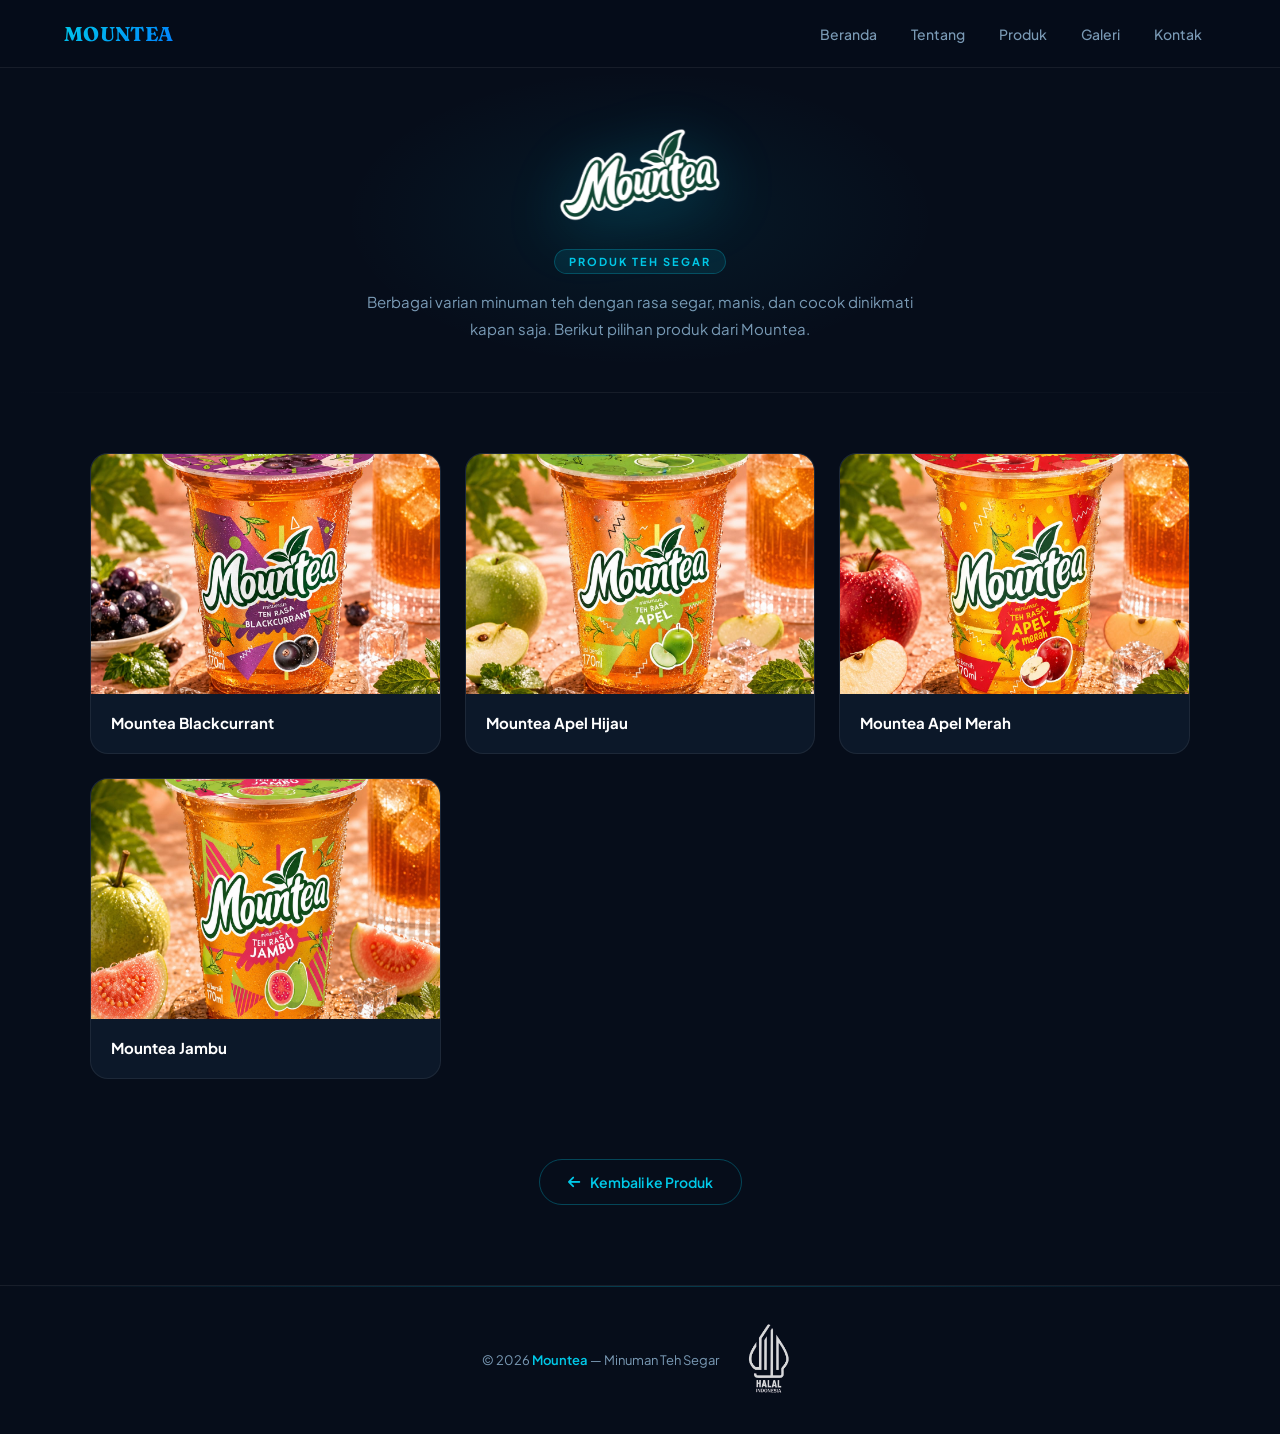
<file: mountea.html>
<!DOCTYPE html>
<html lang="id">
<head>
<meta charset="UTF-8">
<meta name="viewport" content="width=device-width, initial-scale=1.0">
<title>Mountea – PT. Triteguh Manunggalsejati Sidoarjo</title>
<link rel="icon" type="image/png" href="images/logo.png">
<link rel="stylesheet" href="product-style.css">
<link rel="stylesheet" href="https://cdnjs.cloudflare.com/ajax/libs/font-awesome/6.5.1/css/all.min.css">
</head>
<body>

<header>
  <div class="navbar">
    <div class="navbar-brand">MOUNTEA</div>
    <ul>
      <li><a href="index.html#beranda">Beranda</a></li>
      <li><a href="index.html#tentang">Tentang</a></li>
      <li><a href="index.html#produk">Produk</a></li>
      <li><a href="index.html#galeri">Galeri</a></li>
      <li><a href="index.html#kontak">Kontak</a></li>
    </ul>
  </div>
</header>

<div class="page-hero">
  <img src="images/lmountea.png" alt="Logo Mountea" class="product-logo">
  <div class="product-tag">Produk Teh Segar</div>
  <p>Berbagai varian minuman teh dengan rasa segar, manis, dan cocok dinikmati kapan saja. Berikut pilihan produk dari Mountea.</p>
</div>

<div class="divider"></div>

<div class="product-gallery">
  <div class="gallery-grid">

    <div class="product-card">
      <img src="images/mountea1.jpeg" alt="Mountea Blackcurrant">
      <div class="product-card-body">
        <h3>Mountea Blackcurrant</h3>
      </div>
    </div>

    <div class="product-card">
      <img src="images/mountea2.jpeg" alt="Mountea Apel Hijau">
      <div class="product-card-body">
        <h3>Mountea Apel Hijau</h3>
      </div>
    </div>

    <div class="product-card">
      <img src="images/mountea3.jpeg" alt="Mountea Apel Merah">
      <div class="product-card-body">
        <h3>Mountea Apel Merah</h3>
      </div>
    </div>

    <div class="product-card">
      <img src="images/mountea4.jpeg" alt="Mountea Jambu">
      <div class="product-card-body">
        <h3>Mountea Jambu</h3>
      </div>
    </div>

  </div>
</div>

<div class="back-wrap">
  <a href="index.html#produk" class="btn-back">
    <i class="fa-solid fa-arrow-left"></i> Kembali ke Produk
  </a>
</div>

<footer>
  <div class="footer-container">
    <div class="footer-info">
      &copy; 2026 <span>Mountea</span> &mdash; Minuman Teh Segar
    </div>
    <div>
      <img src="images/halal.png" alt="Logo Halal Indonesia" class="halal-logo-footer">
    </div>
  </div>
</footer>

</body>
</html>
</file>
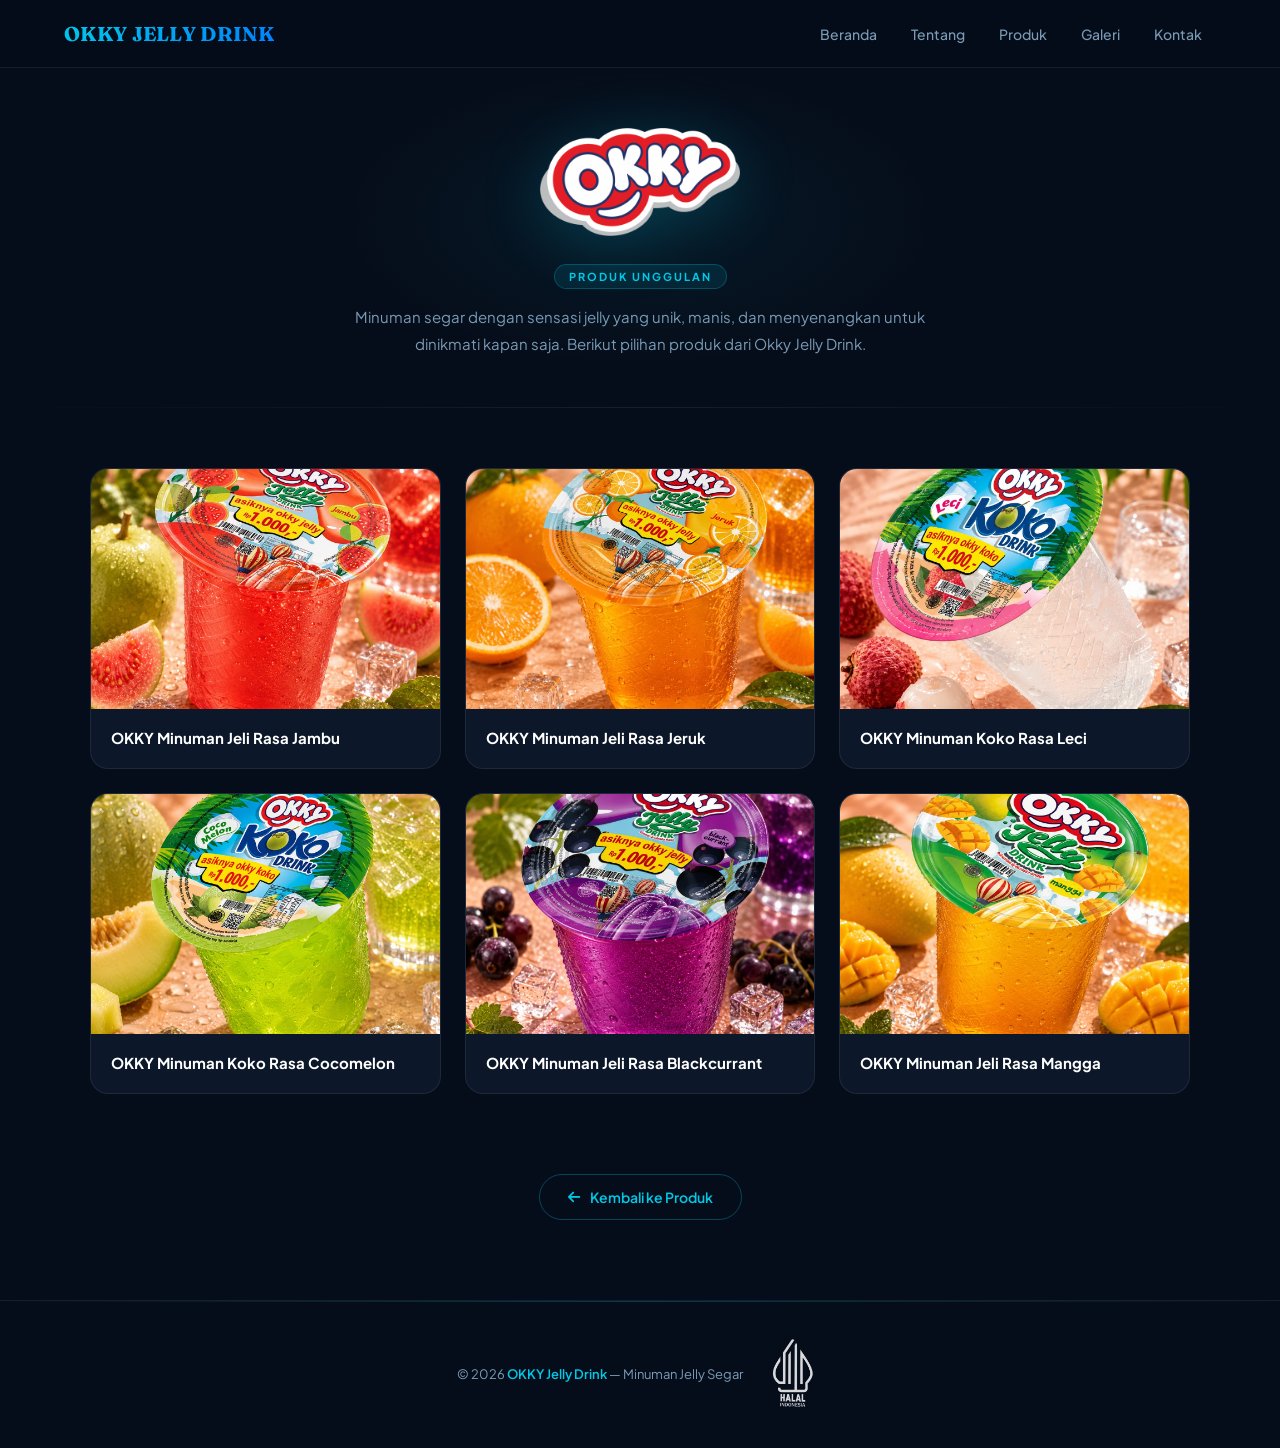
<file: okky.html>
<!DOCTYPE html>
<html lang="id">
<head>
<meta charset="UTF-8">
<meta name="viewport" content="width=device-width, initial-scale=1.0">
<title>Okky Jelly Drink – PT. Triteguh Manunggalsejati Sidoarjo</title>
<link rel="icon" type="image/png" href="images/logo.png">
<link rel="stylesheet" href="product-style.css">
<link rel="stylesheet" href="https://cdnjs.cloudflare.com/ajax/libs/font-awesome/6.5.1/css/all.min.css">
</head>
<body>

<header>
  <div class="navbar">
    <div class="navbar-brand">OKKY JELLY DRINK</div>
    <ul>
      <li><a href="index.html#beranda">Beranda</a></li>
      <li><a href="index.html#tentang">Tentang</a></li>
      <li><a href="index.html#produk">Produk</a></li>
      <li><a href="index.html#galeri">Galeri</a></li>
      <li><a href="index.html#kontak">Kontak</a></li>
    </ul>
  </div>
</header>

<div class="page-hero">
  <img src="images/lokky.png" alt="Logo Okky" class="product-logo">
  <div class="product-tag">Produk Unggulan</div>
  <p>Minuman segar dengan sensasi jelly yang unik, manis, dan menyenangkan untuk dinikmati kapan saja. Berikut pilihan produk dari Okky Jelly Drink.</p>
</div>

<div class="divider"></div>

<div class="product-gallery">
  <div class="gallery-grid">

    <div class="product-card">
      <img src="images/okky1.jpeg" alt="OKKY Rasa Jambu">
      <div class="product-card-body">
        <h3>OKKY Minuman Jeli Rasa Jambu</h3>
      </div>
    </div>

    <div class="product-card">
      <img src="images/okky2.jpeg" alt="OKKY Rasa Jeruk">
      <div class="product-card-body">
        <h3>OKKY Minuman Jeli Rasa Jeruk</h3>
      </div>
    </div>

    <div class="product-card">
      <img src="images/okky3.jpeg" alt="OKKY Koko Rasa Leci">
      <div class="product-card-body">
        <h3>OKKY Minuman Koko Rasa Leci</h3>
      </div>
    </div>

    <div class="product-card">
      <img src="images/okky4.jpeg" alt="OKKY Koko Rasa Cocomelon">
      <div class="product-card-body">
        <h3>OKKY Minuman Koko Rasa Cocomelon</h3>
      </div>
    </div>

    <div class="product-card">
      <img src="images/okky5.jpeg" alt="OKKY Rasa Blackcurrant">
      <div class="product-card-body">
        <h3>OKKY Minuman Jeli Rasa Blackcurrant</h3>
      </div>
    </div>

    <div class="product-card">
      <img src="images/okky6.jpeg" alt="OKKY Rasa Mangga">
      <div class="product-card-body">
        <h3>OKKY Minuman Jeli Rasa Mangga</h3>
      </div>
    </div>

  </div>
</div>

<div class="back-wrap">
  <a href="index.html#produk" class="btn-back">
    <i class="fa-solid fa-arrow-left"></i> Kembali ke Produk
  </a>
</div>

<footer>
  <div class="footer-container">
    <div class="footer-info">
      &copy; 2026 <span>OKKY Jelly Drink</span> &mdash; Minuman Jelly Segar
    </div>
    <div>
      <img src="images/halal.png" alt="Logo Halal Indonesia" class="halal-logo-footer">
    </div>
  </div>
</footer>

</body>
</html>
</file>
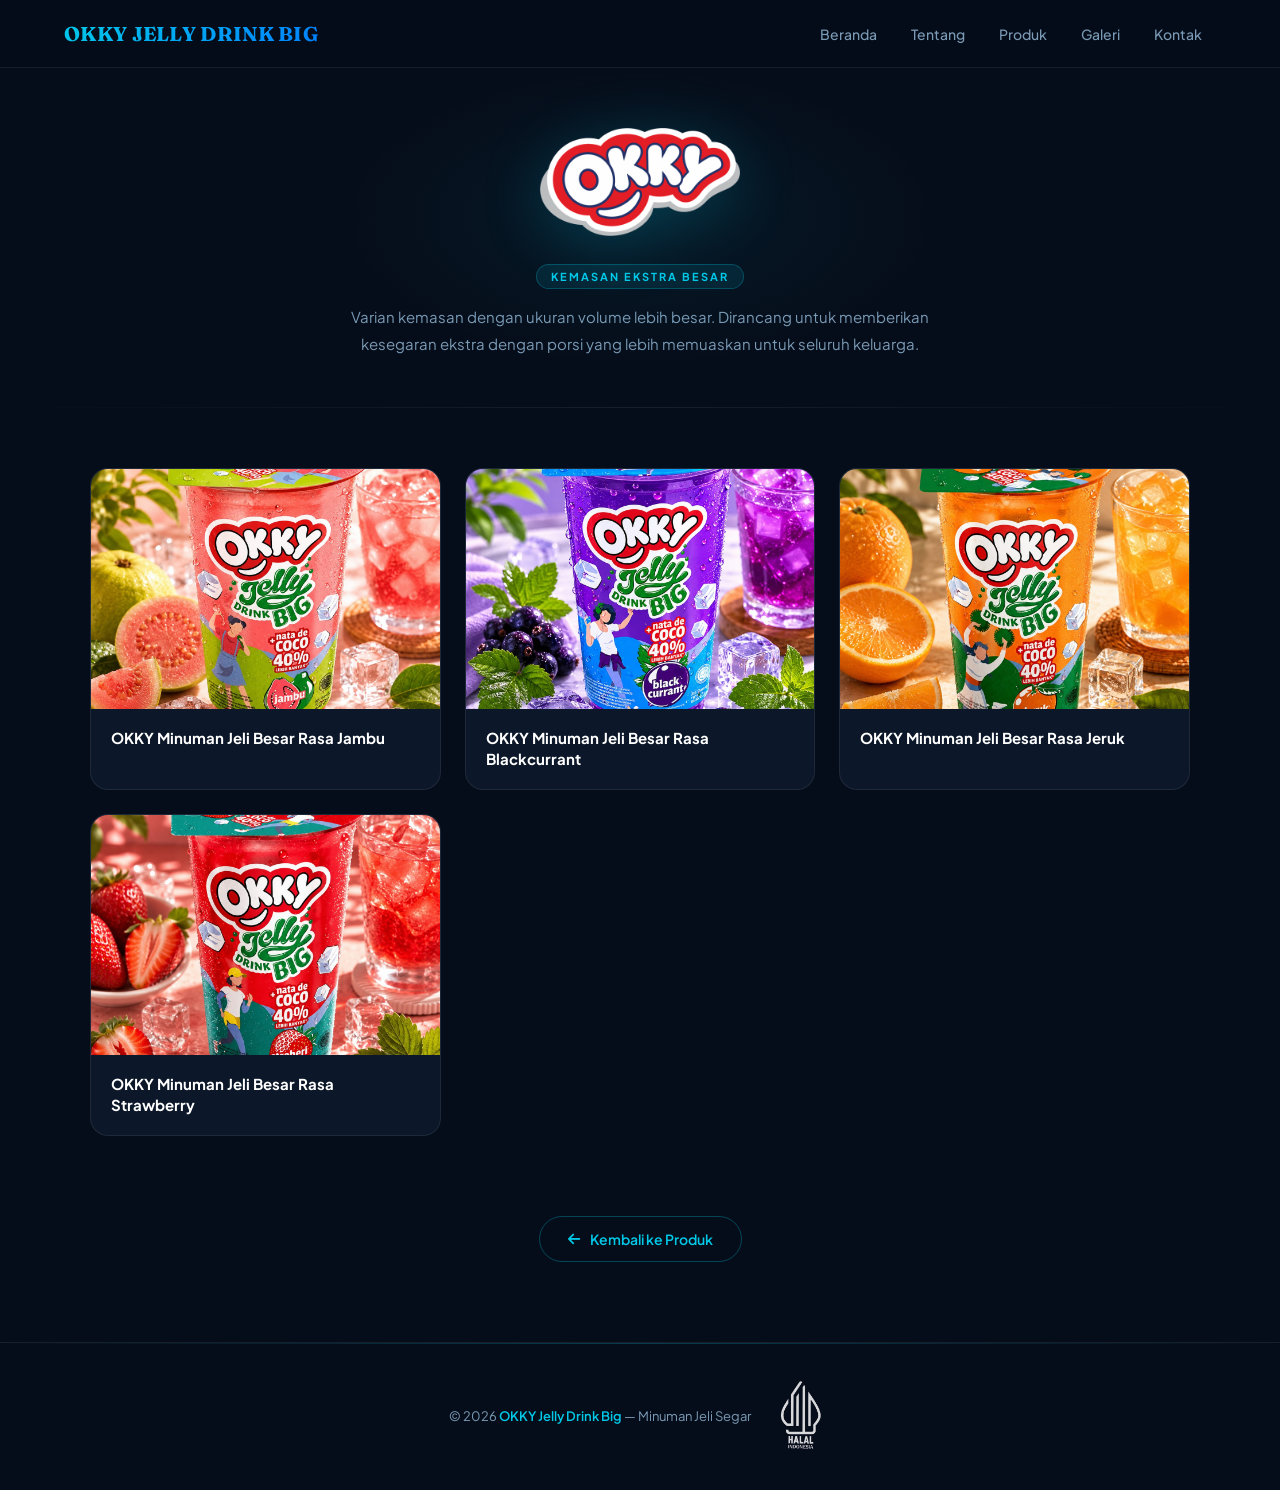
<file: okkybig.html>
<!DOCTYPE html>
<html lang="id">
<head>
<meta charset="UTF-8">
<meta name="viewport" content="width=device-width, initial-scale=1.0">
<title>Okky Jelly Drink Big – PT. Triteguh Manunggalsejati Sidoarjo</title>
<link rel="icon" type="image/png" href="images/logo.png">
<link rel="stylesheet" href="product-style.css">
<link rel="stylesheet" href="https://cdnjs.cloudflare.com/ajax/libs/font-awesome/6.5.1/css/all.min.css">
</head>
<body>

<header>
  <div class="navbar">
    <div class="navbar-brand">OKKY JELLY DRINK BIG</div>
    <ul>
      <li><a href="index.html#beranda">Beranda</a></li>
      <li><a href="index.html#tentang">Tentang</a></li>
      <li><a href="index.html#produk">Produk</a></li>
      <li><a href="index.html#galeri">Galeri</a></li>
      <li><a href="index.html#kontak">Kontak</a></li>
    </ul>
  </div>
</header>

<div class="page-hero">
  <img src="images/lokky.png" alt="Logo Okky Big" class="product-logo">
  <div class="product-tag">Kemasan Ekstra Besar</div>
  <p>Varian kemasan dengan ukuran volume lebih besar. Dirancang untuk memberikan kesegaran ekstra dengan porsi yang lebih memuaskan untuk seluruh keluarga.</p>
</div>

<div class="divider"></div>

<div class="product-gallery">
  <div class="gallery-grid">

    <div class="product-card">
      <img src="images/big1.jpeg" alt="OKKY BIG Rasa Jambu">
      <div class="product-card-body">
        <h3>OKKY Minuman Jeli Besar Rasa Jambu</h3>
      </div>
    </div>

    <div class="product-card">
      <img src="images/big2.jpeg" alt="OKKY BIG Rasa Blackcurrant">
      <div class="product-card-body">
        <h3>OKKY Minuman Jeli Besar Rasa Blackcurrant</h3>
      </div>
    </div>

    <div class="product-card">
      <img src="images/big3.jpeg" alt="OKKY BIG Rasa Jeruk">
      <div class="product-card-body">
        <h3>OKKY Minuman Jeli Besar Rasa Jeruk</h3>
      </div>
    </div>

    <div class="product-card">
      <img src="images/big4.jpeg" alt="OKKY BIG Rasa Strawberry">
      <div class="product-card-body">
        <h3>OKKY Minuman Jeli Besar Rasa Strawberry</h3>
      </div>
    </div>

  </div>
</div>

<div class="back-wrap">
  <a href="index.html#produk" class="btn-back">
    <i class="fa-solid fa-arrow-left"></i> Kembali ke Produk
  </a>
</div>

<footer>
  <div class="footer-container">
    <div class="footer-info">
      &copy; 2026 <span>OKKY Jelly Drink Big</span> &mdash; Minuman Jeli Segar
    </div>
    <div>
      <img src="images/halal.png" alt="Logo Halal Indonesia" class="halal-logo-footer">
    </div>
  </div>
</footer>

</body>
</html>
</file>
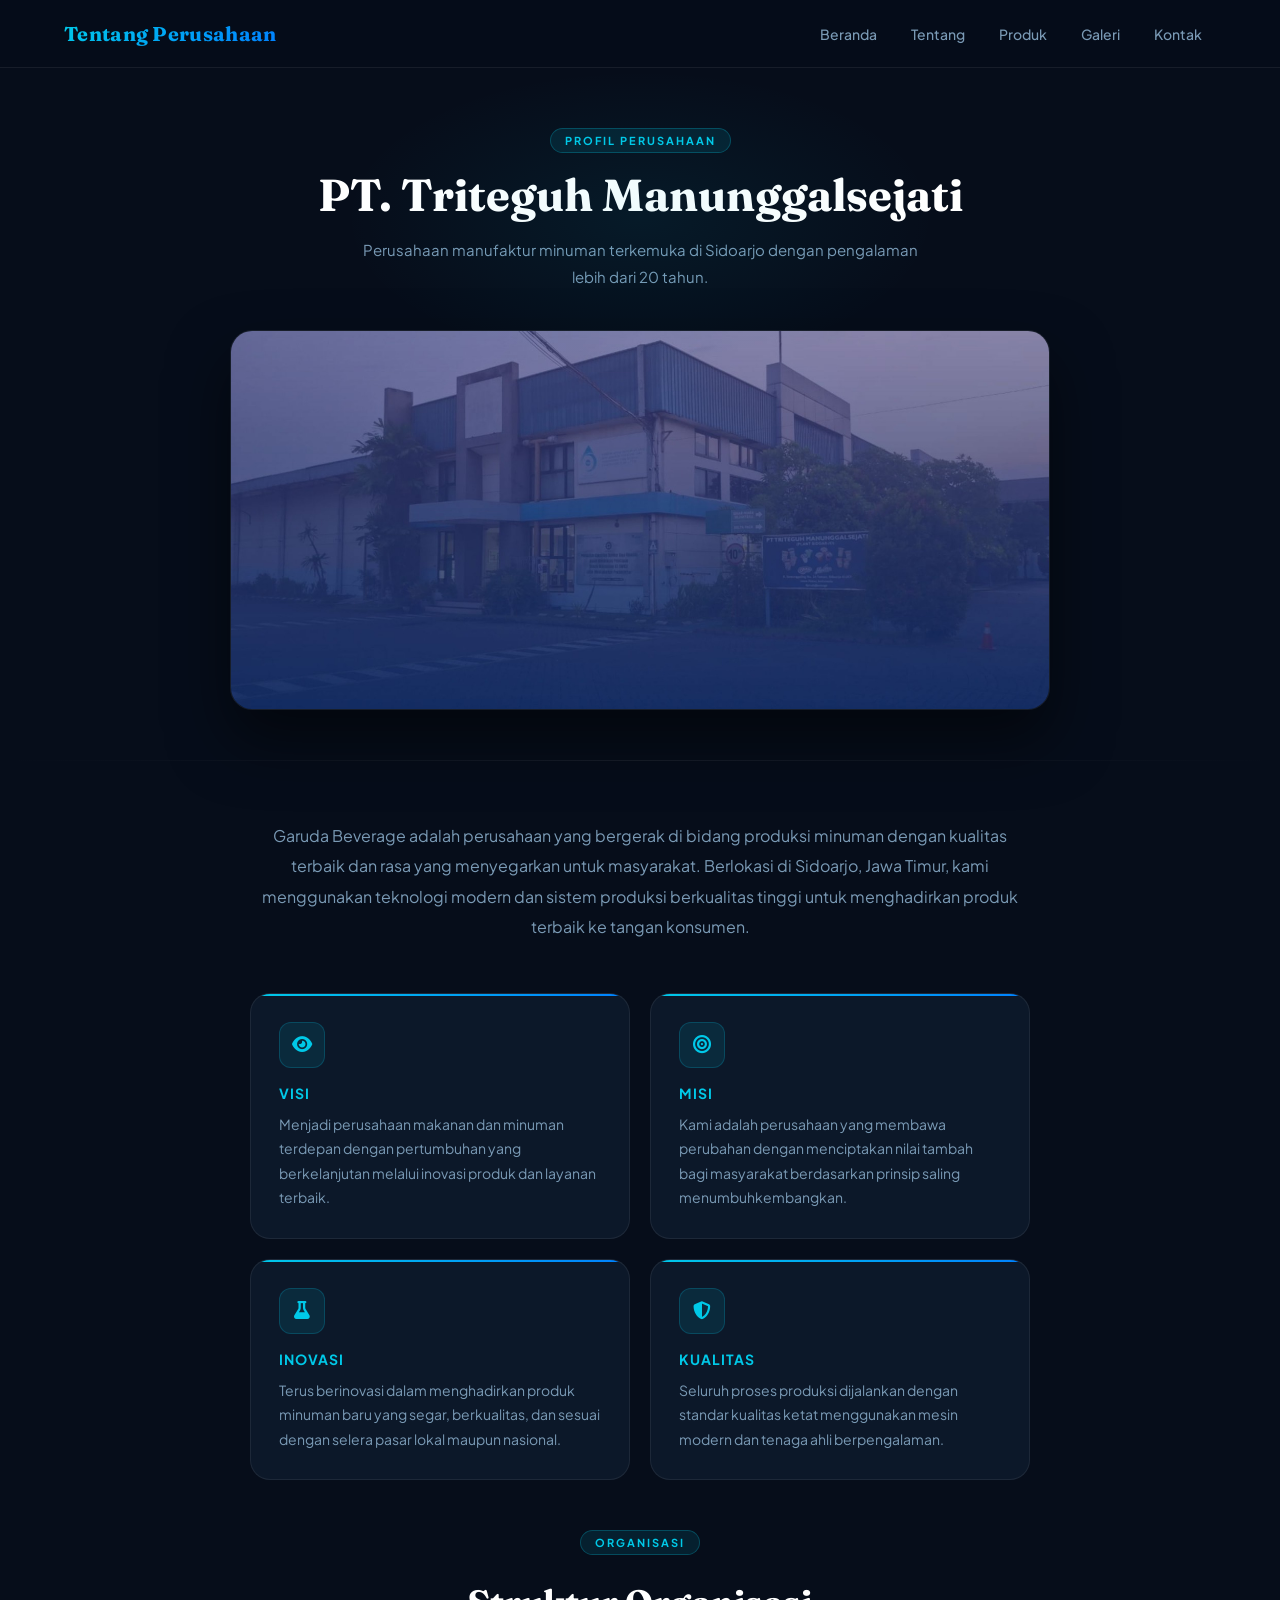
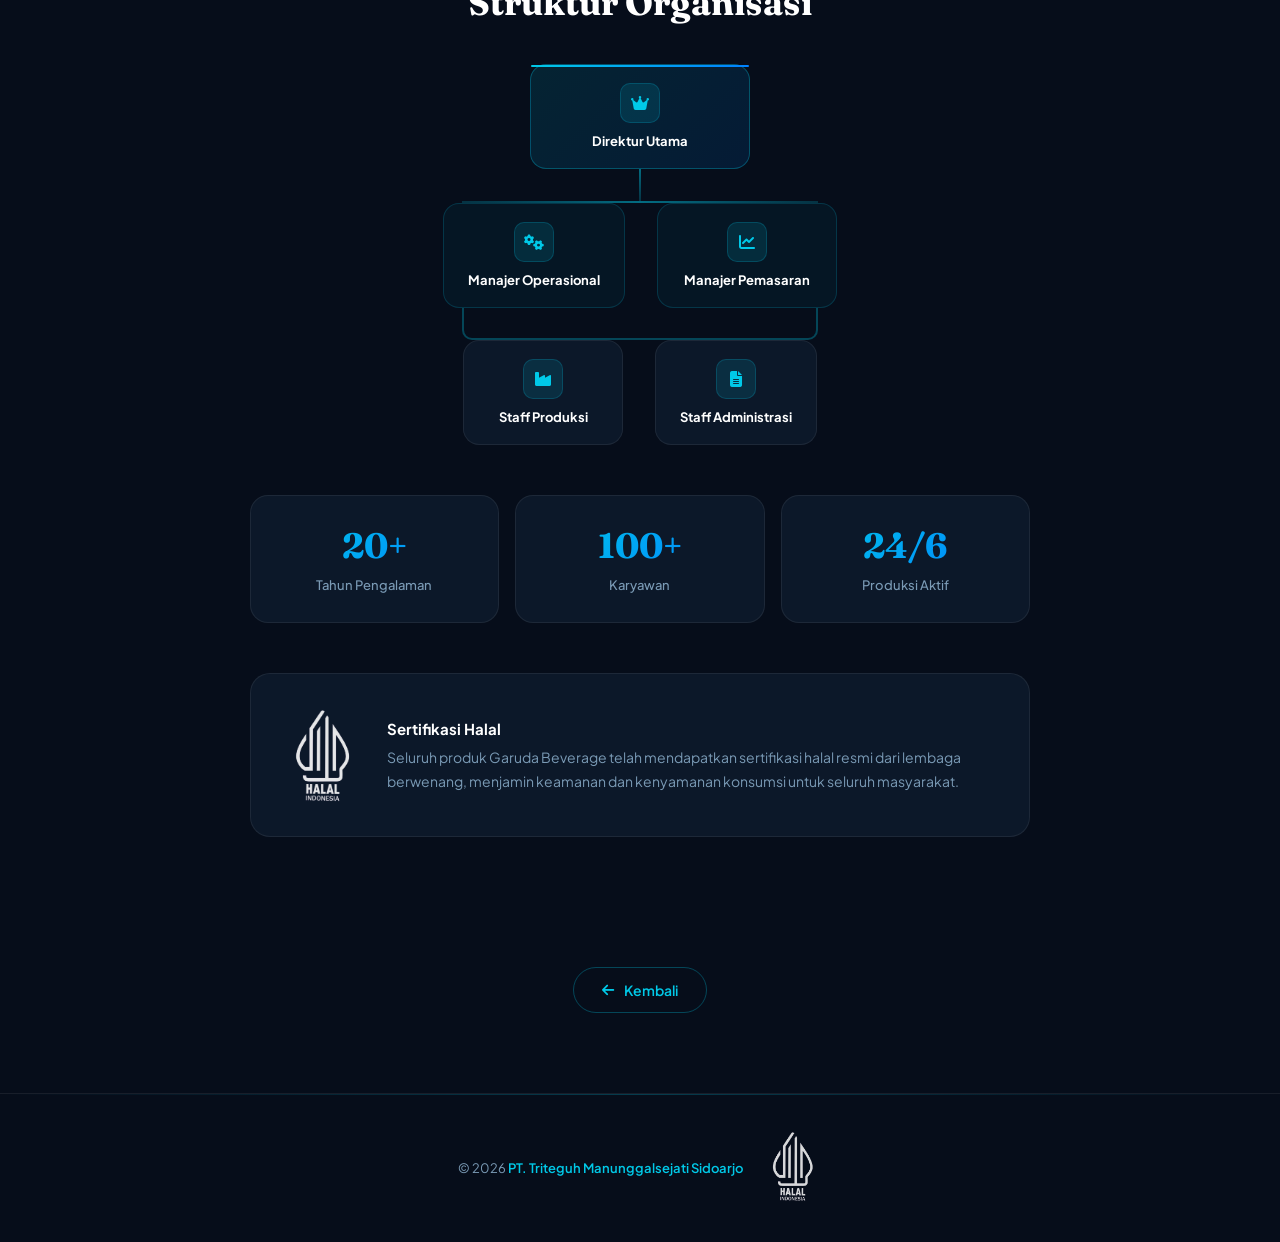
<file: tentang.html>
<!DOCTYPE html>
<html lang="id">
<head>
<meta charset="UTF-8">
<meta name="viewport" content="width=device-width, initial-scale=1.0">
<title>Tentang Perusahaan – PT. Triteguh Manunggalsejati Sidoarjo</title>
<link rel="icon" type="image/png" href="images/logo.png">
<link rel="stylesheet" href="product-style.css">
<link rel="stylesheet" href="https://cdnjs.cloudflare.com/ajax/libs/font-awesome/6.5.1/css/all.min.css">
<style>
  .about-hero {
    padding: 60px 7% 0;
    text-align: center;
    position: relative;
  }
  .about-hero::before {
    content: '';
    position: absolute;
    top: 0; left: 50%;
    transform: translateX(-50%);
    width: 600px; height: 300px;
    background: radial-gradient(ellipse, rgba(0,201,232,0.07) 0%, transparent 70%);
    pointer-events: none;
  }
  .about-hero-img {
    width: 100%;
    max-width: 820px;
    height: 380px;
    object-fit: cover;
    border-radius: 22px;
    margin: 0 auto 50px;
    display: block;
    border: 1px solid var(--border);
    box-shadow: 0 30px 60px rgba(0,0,0,0.5);
  }
  .about-body {
    padding: 0 7% 80px;
    max-width: 960px;
    margin: 0 auto;
  }
  .about-intro {
    color: var(--muted);
    font-size: 16px;
    line-height: 1.9;
    margin-bottom: 50px;
    text-align: center;
  }
  .about-grid {
    display: grid;
    grid-template-columns: 1fr 1fr;
    gap: 20px;
    margin-bottom: 50px;
  }
  .about-card {
    background: var(--bg2);
    border: 1px solid var(--border);
    border-radius: 20px;
    padding: 28px;
    position: relative;
    overflow: hidden;
    transition: 0.3s;
  }
  .about-card::before {
    content: '';
    position: absolute;
    top: 0; left: 0; right: 0;
    height: 2px;
    background: linear-gradient(90deg, var(--accent), var(--accent2));
  }
  .about-card:hover {
    border-color: rgba(0,201,232,0.2);
    transform: translateY(-4px);
  }
  .about-card-icon {
    width: 46px; height: 46px;
    background: rgba(0,201,232,0.1);
    border: 1px solid rgba(0,201,232,0.2);
    border-radius: 12px;
    display: flex;
    align-items: center;
    justify-content: center;
    color: var(--accent);
    font-size: 18px;
    margin-bottom: 16px;
  }
  .about-card h3 {
    font-size: 14px;
    font-weight: 700;
    letter-spacing: 1px;
    text-transform: uppercase;
    color: var(--accent);
    margin-bottom: 10px;
  }
  .about-card p {
    color: var(--muted);
    font-size: 14px;
    line-height: 1.75;
  }
  .stats-row {
    display: grid;
    grid-template-columns: repeat(3, 1fr);
    gap: 16px;
    margin-bottom: 50px;
  }
  .stat-box {
    background: var(--bg2);
    border: 1px solid var(--border);
    border-radius: 18px;
    padding: 28px 20px;
    text-align: center;
    transition: 0.35s;
  }
  .stat-box:hover {
    border-color: rgba(0,201,232,0.25);
    transform: translateY(-6px);
    box-shadow: 0 20px 40px rgba(0,201,232,0.08);
  }
  .stat-box h3 {
    font-family: 'Fraunces', serif;
    font-size: 2.2rem;
    font-weight: 700;
    background: linear-gradient(135deg, var(--accent), var(--accent2));
    -webkit-background-clip: text;
    -webkit-text-fill-color: transparent;
    background-clip: text;
    margin-bottom: 6px;
  }
  .stat-box span {
    font-size: 13px;
    color: var(--muted);
    font-weight: 500;
  }
  .sertifikasi-row {
    display: flex;
    align-items: center;
    justify-content: center;
    gap: 24px;
    background: var(--bg2);
    border: 1px solid var(--border);
    border-radius: 20px;
    padding: 28px 32px;
    margin-bottom: 50px;
  }
  .sertifikasi-row img {
    max-width: 80px;
    height: auto;
    object-fit: contain;
    opacity: 0.9;
  }
  .sertifikasi-row div {
    color: var(--muted);
    font-size: 14px;
    line-height: 1.7;
  }
  .sertifikasi-row div strong {
    color: var(--white);
    display: block;
    margin-bottom: 4px;
    font-size: 15px;
  }

  /* ── ORG CHART ── */
  .org-chart {
    max-width: 680px;
    margin: 0 auto 50px;
    display: flex;
    flex-direction: column;
    align-items: center;
  }
  .org-row {
    display: flex;
    justify-content: center;
    gap: 32px;
    width: 100%;
  }
  .org-node {
    background: var(--bg2);
    border: 1px solid var(--border);
    border-radius: 16px;
    padding: 18px 24px;
    text-align: center;
    min-width: 180px;
    transition: 0.3s;
    position: relative;
  }
  .org-node:hover {
    border-color: rgba(0,201,232,0.3);
    transform: translateY(-4px);
    box-shadow: 0 16px 36px rgba(0,201,232,0.1);
  }
  .org-top {
    background: linear-gradient(135deg, rgba(0,201,232,0.12), rgba(0,129,255,0.12));
    border-color: rgba(0,201,232,0.3);
    min-width: 220px;
  }
  .org-top::before {
    content: '';
    position: absolute;
    top: 0; left: 0; right: 0;
    height: 2px;
    background: linear-gradient(90deg, var(--accent), var(--accent2));
    border-radius: 2px;
  }
  .org-mid {
    background: rgba(0,201,232,0.05);
    border-color: rgba(0,201,232,0.18);
  }
  .org-bottom {
    background: var(--bg2);
    border-color: var(--border);
    min-width: 160px;
  }
  .org-icon {
    width: 40px; height: 40px;
    background: rgba(0,201,232,0.12);
    border: 1px solid rgba(0,201,232,0.2);
    border-radius: 10px;
    display: flex;
    align-items: center;
    justify-content: center;
    color: var(--accent);
    font-size: 16px;
    margin: 0 auto 10px;
  }
  .org-label {
    font-size: 13px;
    font-weight: 700;
    color: var(--white);
    line-height: 1.3;
  }
  .org-connector-v {
    width: 2px;
    height: 32px;
    background: linear-gradient(to bottom, rgba(0,201,232,0.5), rgba(0,201,232,0.2));
    margin: 0 auto;
  }
  .org-connector-h {
    width: calc(50% + 16px);
    height: 2px;
    background: linear-gradient(90deg, rgba(0,201,232,0.2), rgba(0,201,232,0.5), rgba(0,201,232,0.2));
    margin: 0 auto;
  }
  .org-connectors-mid {
    display: flex;
    justify-content: center;
    width: calc(50% + 16px);
    margin: 0 auto;
  }
  .org-branch-left,
  .org-branch-right {
    flex: 1;
    height: 32px;
    border-color: rgba(0,201,232,0.3);
    border-style: solid;
  }
  .org-branch-left {
    border-width: 0 0 2px 2px;
    border-radius: 0 0 0 10px;
  }
  .org-branch-right {
    border-width: 0 2px 2px 0;
    border-radius: 0 0 10px 0;
  }
  .org-row-bottom { gap: 32px; }

  .section-sub-title {
    text-align: center;
    margin-bottom: 40px;
  }
  .section-sub-title h2 {
    font-family: 'Fraunces', serif;
    font-size: clamp(1.6rem, 3vw, 2.2rem);
    margin-top: 12px;
  }

  @media (max-width: 768px) {
    .about-grid { grid-template-columns: 1fr; }
    .stats-row { grid-template-columns: 1fr 1fr; }
    .about-hero-img { height: 240px; }
    .sertifikasi-row { flex-direction: column; text-align: center; }
  }
  @media (max-width: 600px) {
    .org-node { min-width: 130px; padding: 14px 16px; }
    .org-top { min-width: 160px; }
    .org-row { gap: 14px; }
    .org-row-bottom { gap: 14px; }
    .org-connector-h { width: calc(50% + 7px); }
    .org-connectors-mid { width: calc(50% + 7px); }
    .org-label { font-size: 12px; }
  }
  @media (max-width: 480px) {
    .stats-row { grid-template-columns: 1fr; }
  }
</style>
</head>
<body>

<header>
  <div class="navbar">
    <div class="navbar-brand">Tentang Perusahaan</div>
    <ul>
      <li><a href="index.html#beranda">Beranda</a></li>
      <li><a href="index.html#tentang">Tentang</a></li>
      <li><a href="index.html#produk">Produk</a></li>
      <li><a href="index.html#galeri">Galeri</a></li>
      <li><a href="index.html#kontak">Kontak</a></li>
    </ul>
  </div>
</header>

<div class="about-hero">
  <div class="product-tag">Profil Perusahaan</div>
  <h1 style="font-family:'Fraunces',serif; font-size:clamp(1.8rem,3.5vw,2.8rem); margin-bottom:14px;">PT. Triteguh Manunggalsejati</h1>
  <p style="color:var(--muted); font-size:15px; max-width:560px; margin:0 auto 40px; line-height:1.8;">
    Perusahaan manufaktur minuman terkemuka di Sidoarjo dengan pengalaman lebih dari 20 tahun.
  </p>
  <img src="images/tentang1.jpeg" alt="Tentang Perusahaan" class="about-hero-img">
</div>

<div class="divider"></div>

<div class="about-body">

  <p class="about-intro">
    Garuda Beverage adalah perusahaan yang bergerak di bidang produksi minuman dengan kualitas terbaik dan rasa yang menyegarkan untuk masyarakat. Berlokasi di Sidoarjo, Jawa Timur, kami menggunakan teknologi modern dan sistem produksi berkualitas tinggi untuk menghadirkan produk terbaik ke tangan konsumen.
  </p>

  <div class="about-grid">
    <div class="about-card">
      <div class="about-card-icon"><i class="fa-solid fa-eye"></i></div>
      <h3>Visi</h3>
      <p>Menjadi perusahaan makanan dan minuman terdepan dengan pertumbuhan yang berkelanjutan melalui inovasi produk dan layanan terbaik.</p>
    </div>
    <div class="about-card">
      <div class="about-card-icon"><i class="fa-solid fa-bullseye"></i></div>
      <h3>Misi</h3>
      <p>Kami adalah perusahaan yang membawa perubahan dengan menciptakan nilai tambah bagi masyarakat berdasarkan prinsip saling menumbuhkembangkan.</p>
    </div>
    <div class="about-card">
      <div class="about-card-icon"><i class="fa-solid fa-flask"></i></div>
      <h3>Inovasi</h3>
      <p>Terus berinovasi dalam menghadirkan produk minuman baru yang segar, berkualitas, dan sesuai dengan selera pasar lokal maupun nasional.</p>
    </div>
    <div class="about-card">
      <div class="about-card-icon"><i class="fa-solid fa-shield-halved"></i></div>
      <h3>Kualitas</h3>
      <p>Seluruh proses produksi dijalankan dengan standar kualitas ketat menggunakan mesin modern dan tenaga ahli berpengalaman.</p>
    </div>
  </div>

  <div class="section-sub-title">
    <div class="product-tag">Organisasi</div>
    <h2>Struktur Organisasi</h2>
  </div>

  <div class="org-chart">
    <div class="org-row">
      <div class="org-node org-top">
        <div class="org-icon"><i class="fa-solid fa-crown"></i></div>
        <div class="org-label">Direktur Utama</div>
      </div>
    </div>

    <div class="org-connector-v"></div>
    <div class="org-connector-h"></div>

    <div class="org-row org-row-mid">
      <div class="org-node org-mid">
        <div class="org-icon"><i class="fa-solid fa-gears"></i></div>
        <div class="org-label">Manajer Operasional</div>
      </div>
      <div class="org-node org-mid">
        <div class="org-icon"><i class="fa-solid fa-chart-line"></i></div>
        <div class="org-label">Manajer Pemasaran</div>
      </div>
    </div>

    <div class="org-connectors-mid">
      <div class="org-branch-left"></div>
      <div class="org-branch-right"></div>
    </div>

    <div class="org-row org-row-bottom">
      <div class="org-node org-bottom">
        <div class="org-icon"><i class="fa-solid fa-industry"></i></div>
        <div class="org-label">Staff Produksi</div>
      </div>
      <div class="org-node org-bottom">
        <div class="org-icon"><i class="fa-solid fa-file-lines"></i></div>
        <div class="org-label">Staff Administrasi</div>
      </div>
    </div>
  </div>

  <div class="stats-row">
    <div class="stat-box">
      <h3>20+</h3>
      <span>Tahun Pengalaman</span>
    </div>
    <div class="stat-box">
      <h3>100+</h3>
      <span>Karyawan</span>
    </div>
    <div class="stat-box">
      <h3>24/6</h3>
      <span>Produksi Aktif</span>
    </div>
  </div>

  <div class="sertifikasi-row">
    <img src="images/halal.png" alt="Sertifikasi Halal Indonesia">
    <div>
      <strong>Sertifikasi Halal</strong>
      Seluruh produk Garuda Beverage telah mendapatkan sertifikasi halal resmi dari lembaga berwenang, menjamin keamanan dan kenyamanan konsumsi untuk seluruh masyarakat.
    </div>
  </div>

</div>

<div class="back-wrap">
  <a href="index.html#tentang" class="btn-back">
    <i class="fa-solid fa-arrow-left"></i> Kembali
  </a>
</div>

<footer>
  <div class="footer-container">
    <div class="footer-info">
      &copy; 2026 <span>PT. Triteguh Manunggalsejati Sidoarjo</span>
    </div>
    <div>
      <img src="images/halal.png" alt="Logo Halal" class="halal-logo-footer">
    </div>
  </div>
</footer>

</body>
</html>
</file>
<file: product-style.css>
@import url('https://fonts.googleapis.com/css2?family=Plus+Jakarta+Sans:wght@300;400;500;600;700;800&family=Fraunces:ital,opsz,wght@0,9..144,700;1,9..144,400&display=swap');

:root {
  --bg: #060d1a;
  --bg2: #0c1829;
  --bg3: #111f35;
  --accent: #00c9e8;
  --accent2: #0081ff;
  --white: #ffffff;
  --muted: #7a9ab5;
  --text: #d4e4f0;
  --border: rgba(255,255,255,0.07);
  --radius: 18px;
}

* { margin: 0; padding: 0; box-sizing: border-box; }

html { scroll-behavior: smooth; }

body {
  font-family: 'Plus Jakarta Sans', sans-serif;
  background: var(--bg);
  color: var(--white);
  min-height: 100vh;
  overflow-x: hidden;
}

header {
  width: 100%;
  background: rgba(6,13,26,0.85);
  backdrop-filter: blur(20px);
  padding: 0 5%;
  height: 68px;
  position: sticky;
  top: 0;
  z-index: 1000;
  border-bottom: 1px solid var(--border);
  display: flex;
  align-items: center;
}

.navbar {
  display: flex;
  justify-content: space-between;
  align-items: center;
  width: 100%;
}

.navbar-brand {
  font-family: 'Fraunces', serif;
  font-size: 20px;
  font-weight: 700;
  background: linear-gradient(135deg, var(--accent), var(--accent2));
  -webkit-background-clip: text;
  -webkit-text-fill-color: transparent;
  background-clip: text;
  letter-spacing: 0.3px;
}

.navbar ul {
  display: flex;
  list-style: none;
  gap: 6px;
}

.navbar ul li a {
  text-decoration: none;
  color: var(--muted);
  font-size: 14px;
  font-weight: 500;
  padding: 8px 14px;
  border-radius: 10px;
  transition: 0.25s;
  display: block;
}

.navbar ul li a:hover {
  color: var(--white);
  background: rgba(255,255,255,0.06);
}

.page-hero {
  padding: 60px 7% 0;
  text-align: center;
  position: relative;
}

.page-hero::before {
  content: '';
  position: absolute;
  top: 0; left: 50%;
  transform: translateX(-50%);
  width: 600px; height: 300px;
  background: radial-gradient(ellipse, rgba(0,201,232,0.07) 0%, transparent 70%);
  pointer-events: none;
}

.product-logo {
  width: 200px;
  margin: 0 auto 28px;
  display: block;
  filter: drop-shadow(0 10px 30px rgba(0,201,232,0.2));
}

.product-tag {
  display: inline-block;
  background: rgba(0,201,232,0.1);
  border: 1px solid rgba(0,201,232,0.25);
  color: var(--accent);
  font-size: 11px;
  font-weight: 700;
  letter-spacing: 2px;
  text-transform: uppercase;
  padding: 5px 14px;
  border-radius: 50px;
  margin-bottom: 14px;
}

.page-hero h1 {
  font-family: 'Fraunces', serif;
  font-size: clamp(1.8rem, 3.5vw, 2.8rem);
  font-weight: 700;
  margin-bottom: 14px;
}

.page-hero p {
  color: var(--muted);
  font-size: 15px;
  line-height: 1.8;
  max-width: 580px;
  margin: 0 auto 50px;
}

.divider {
  width: 100%;
  height: 1px;
  background: linear-gradient(90deg, transparent, var(--border), transparent);
  margin-bottom: 60px;
}

.product-gallery {
  padding: 0 7% 80px;
}

.gallery-grid {
  display: grid;
  grid-template-columns: repeat(auto-fill, minmax(280px, 1fr));
  gap: 24px;
}

.product-card {
  background: var(--bg2);
  border: 1px solid var(--border);
  border-radius: var(--radius);
  overflow: hidden;
  transition: 0.4s cubic-bezier(0.23, 1, 0.32, 1);
  position: relative;
}

.product-card::after {
  content: '';
  position: absolute;
  inset: 0;
  border-radius: var(--radius);
  background: linear-gradient(135deg, rgba(0,201,232,0.04), transparent);
  opacity: 0;
  transition: 0.4s;
  pointer-events: none;
}

.product-card:hover {
  transform: translateY(-8px);
  border-color: rgba(0,201,232,0.22);
  box-shadow: 0 24px 50px rgba(0,0,0,0.4);
}

.product-card:hover::after { opacity: 1; }

.product-card img {
  width: 100%;
  height: 240px;
  object-fit: cover;
  display: block;
  transition: transform 0.5s ease;
}

.product-card:hover img {
  transform: scale(1.06);
}

.product-card-body {
  padding: 18px 20px 20px;
}

.product-card-body h3 {
  font-size: 15px;
  font-weight: 700;
  color: var(--white);
  line-height: 1.4;
}

/* BACK BUTTON */
.back-wrap {
  text-align: center;
  padding: 0 7% 80px;
}

.btn-back {
  display: inline-flex;
  align-items: center;
  gap: 10px;
  background: transparent;
  border: 1px solid rgba(0,201,232,0.3);
  color: var(--accent);
  padding: 13px 28px;
  border-radius: 50px;
  font-size: 14px;
  font-weight: 600;
  text-decoration: none;
  transition: 0.3s;
}

.btn-back:hover {
  background: rgba(0,201,232,0.1);
  transform: translateX(-4px);
  box-shadow: 0 10px 24px rgba(0,201,232,0.15);
}

footer {
  padding: 32px 7%;
  border-top: 1px solid var(--border);
  position: relative;
}

footer::before {
  content: '';
  position: absolute;
  top: 0; left: 0; right: 0;
  height: 1px;
  background: linear-gradient(90deg, transparent, rgba(0,201,232,0.25), transparent);
}

.footer-container {
  display: flex;
  justify-content: center;
  align-items: center;
  gap: 20px;
  max-width: 1200px;
  margin: 0 auto;
}

.footer-info {
  color: var(--muted);
  font-size: 13px;
}

.footer-info span {
  color: var(--accent);
  font-weight: 600;
}

.halal-logo-footer {
  max-width: 60px;
  height: auto;
  object-fit: contain;
  opacity: 0.85;
}

@media (max-width: 768px) {
  .navbar ul { display: none; }
  .navbar-brand { font-size: 17px; }
  .gallery-grid { grid-template-columns: repeat(2, 1fr); gap: 14px; }
  .product-card img { height: 180px; }
  .page-hero, .product-gallery, .back-wrap { padding-left: 5%; padding-right: 5%; }
  .footer-container { flex-direction: column; text-align: center; }
}

@media (max-width: 400px) {
  .gallery-grid { grid-template-columns: 1fr; }
  .product-card img { height: 220px; }
}
</file>
